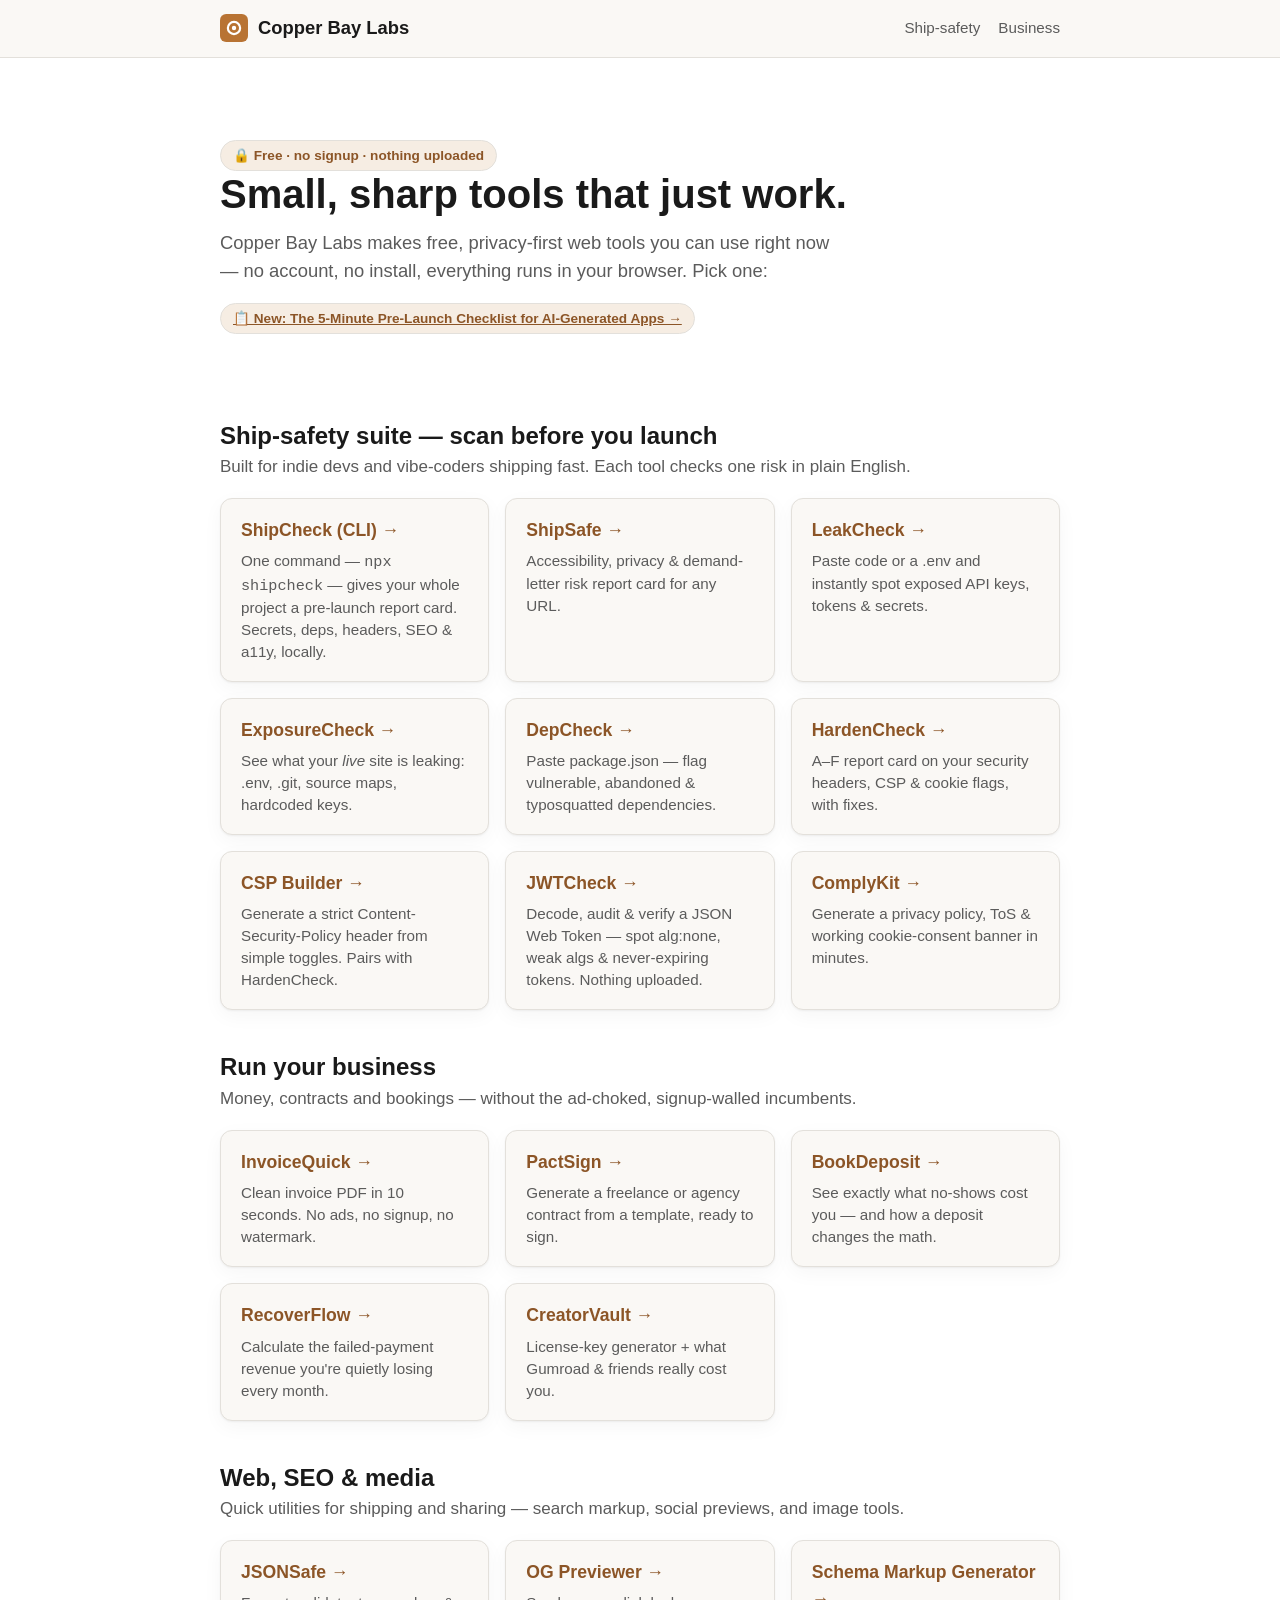
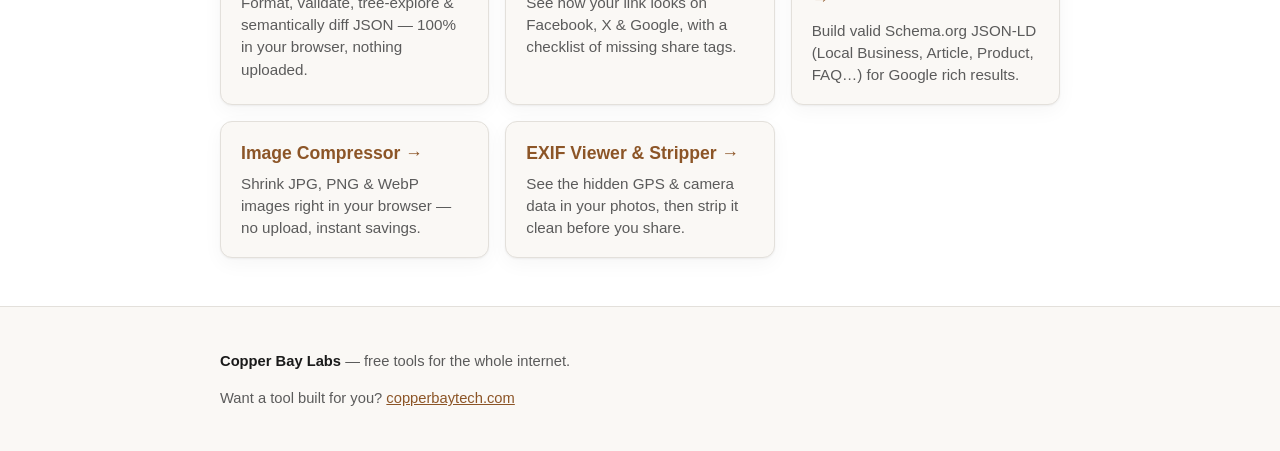
<file: index.html>
<!DOCTYPE html>
<html lang="en">
<head>
<meta charset="utf-8">
<meta name="viewport" content="width=device-width, initial-scale=1">
<title>Copper Bay Labs — free, no-signup tools that run in your browser</title>
<meta name="description" content="A growing family of free, privacy-first web tools — scan your site before launch, generate invoices and contracts, and more. No signup, nothing uploaded.">
<link rel="canonical" href="https://labs.copperbaytech.com/">
<meta property="og:type" content="website">
<meta property="og:title" content="Copper Bay Labs — free tools that run in your browser">
<meta property="og:description" content="Free, privacy-first web tools. No signup, nothing uploaded.">
<meta property="og:url" content="https://labs.copperbaytech.com/">
<link rel="icon" href="favicon.svg" type="image/svg+xml">
<link rel="stylesheet" href="styles.css">
<script type="application/ld+json">
{ "@context": "https://schema.org", "@type": "Organization", "name": "Copper Bay Labs",
  "url": "https://labs.copperbaytech.com/",
  "description": "A family of free, privacy-first, no-signup web tools." }
</script>
</head>
<body>
<a class="skip" href="#main">Skip to content</a>
<header class="site"><div class="wrap">
  <a class="brand" href="/"><img src="favicon.svg" alt=""> Copper Bay Labs</a>
  <nav class="site" aria-label="Primary"><a href="#suite">Ship-safety</a><a href="#business">Business</a></nav>
</div></header>

<main id="main" class="wrap">
  <section class="hero">
    <span class="badge">🔒 Free · no signup · nothing uploaded</span>
    <h1>Small, sharp tools that just work.</h1>
    <p class="lede">Copper Bay Labs makes free, privacy-first web tools you can use right now —
      no account, no install, everything runs in your browser. Pick one:</p>
    <p><a class="badge" href="/checklist/">📋 New: The 5-Minute Pre-Launch Checklist for AI-Generated Apps →</a></p>
  </section>

  <section id="suite" aria-labelledby="suite-h">
    <h2 id="suite-h">Ship-safety suite — scan before you launch</h2>
    <p class="muted">Built for indie devs and vibe-coders shipping fast. Each tool checks one risk in plain English.</p>
    <div class="grid">
      <a class="tool" href="https://labs.copperbaytech.com/shipcheck/"><h3>ShipCheck (CLI) →</h3><p>One command — <code>npx shipcheck</code> — gives your whole project a pre-launch report card. Secrets, deps, headers, SEO &amp; a11y, locally.</p></a>
      <a class="tool" href="https://labs.copperbaytech.com/shipsafe/"><h3>ShipSafe →</h3><p>Accessibility, privacy &amp; demand-letter risk report card for any URL.</p></a>
      <a class="tool" href="https://labs.copperbaytech.com/leakcheck/"><h3>LeakCheck →</h3><p>Paste code or a .env and instantly spot exposed API keys, tokens &amp; secrets.</p></a>
      <a class="tool" href="https://labs.copperbaytech.com/exposurecheck/"><h3>ExposureCheck →</h3><p>See what your <em>live</em> site is leaking: .env, .git, source maps, hardcoded keys.</p></a>
      <a class="tool" href="https://labs.copperbaytech.com/depcheck/"><h3>DepCheck →</h3><p>Paste package.json — flag vulnerable, abandoned &amp; typosquatted dependencies.</p></a>
      <a class="tool" href="https://labs.copperbaytech.com/hardencheck/"><h3>HardenCheck →</h3><p>A–F report card on your security headers, CSP &amp; cookie flags, with fixes.</p></a>
      <a class="tool" href="https://labs.copperbaytech.com/cspbuilder/"><h3>CSP Builder →</h3><p>Generate a strict Content-Security-Policy header from simple toggles. Pairs with HardenCheck.</p></a>
      <a class="tool" href="https://labs.copperbaytech.com/jwtcheck/"><h3>JWTCheck →</h3><p>Decode, audit &amp; verify a JSON Web Token — spot alg:none, weak algs &amp; never-expiring tokens. Nothing uploaded.</p></a>
      <a class="tool" href="https://labs.copperbaytech.com/complykit/"><h3>ComplyKit →</h3><p>Generate a privacy policy, ToS &amp; working cookie-consent banner in minutes.</p></a>
    </div>
  </section>

  <section id="business" aria-labelledby="biz-h">
    <h2 id="biz-h">Run your business</h2>
    <p class="muted">Money, contracts and bookings — without the ad-choked, signup-walled incumbents.</p>
    <div class="grid">
      <a class="tool" href="https://labs.copperbaytech.com/invoicequick/"><h3>InvoiceQuick →</h3><p>Clean invoice PDF in 10 seconds. No ads, no signup, no watermark.</p></a>
      <a class="tool" href="https://labs.copperbaytech.com/pactsign/"><h3>PactSign →</h3><p>Generate a freelance or agency contract from a template, ready to sign.</p></a>
      <a class="tool" href="https://labs.copperbaytech.com/bookdeposit/"><h3>BookDeposit →</h3><p>See exactly what no-shows cost you — and how a deposit changes the math.</p></a>
      <a class="tool" href="https://labs.copperbaytech.com/recoverflow/"><h3>RecoverFlow →</h3><p>Calculate the failed-payment revenue you're quietly losing every month.</p></a>
      <a class="tool" href="https://labs.copperbaytech.com/creatorvault/"><h3>CreatorVault →</h3><p>License-key generator + what Gumroad &amp; friends really cost you.</p></a>
    </div>
  </section>

  <section id="web" aria-labelledby="web-h">
    <h2 id="web-h">Web, SEO &amp; media</h2>
    <p class="muted">Quick utilities for shipping and sharing — search markup, social previews, and image tools.</p>
    <div class="grid">
      <a class="tool" href="https://labs.copperbaytech.com/jsonsafe/"><h3>JSONSafe →</h3><p>Format, validate, tree-explore &amp; semantically diff JSON — 100% in your browser, nothing uploaded.</p></a>
      <a class="tool" href="https://labs.copperbaytech.com/ogpreview/"><h3>OG Previewer →</h3><p>See how your link looks on Facebook, X &amp; Google, with a checklist of missing share tags.</p></a>
      <a class="tool" href="https://labs.copperbaytech.com/schemamaker/"><h3>Schema Markup Generator →</h3><p>Build valid Schema.org JSON-LD (Local Business, Article, Product, FAQ…) for Google rich results.</p></a>
      <a class="tool" href="https://labs.copperbaytech.com/imagecompressor/"><h3>Image Compressor →</h3><p>Shrink JPG, PNG &amp; WebP images right in your browser — no upload, instant savings.</p></a>
      <a class="tool" href="https://labs.copperbaytech.com/exifviewer/"><h3>EXIF Viewer &amp; Stripper →</h3><p>See the hidden GPS &amp; camera data in your photos, then strip it clean before you share.</p></a>
    </div>
  </section>
</main>

<footer class="site"><div class="wrap">
  <p><span class="label">Copper Bay Labs</span> — free tools for the whole internet.</p>
  <p>Want a tool built for you? <a href="https://copperbaytech.com" target="_blank" rel="noopener">copperbaytech.com</a></p>
</div></footer>
</body>
</html>
</file>
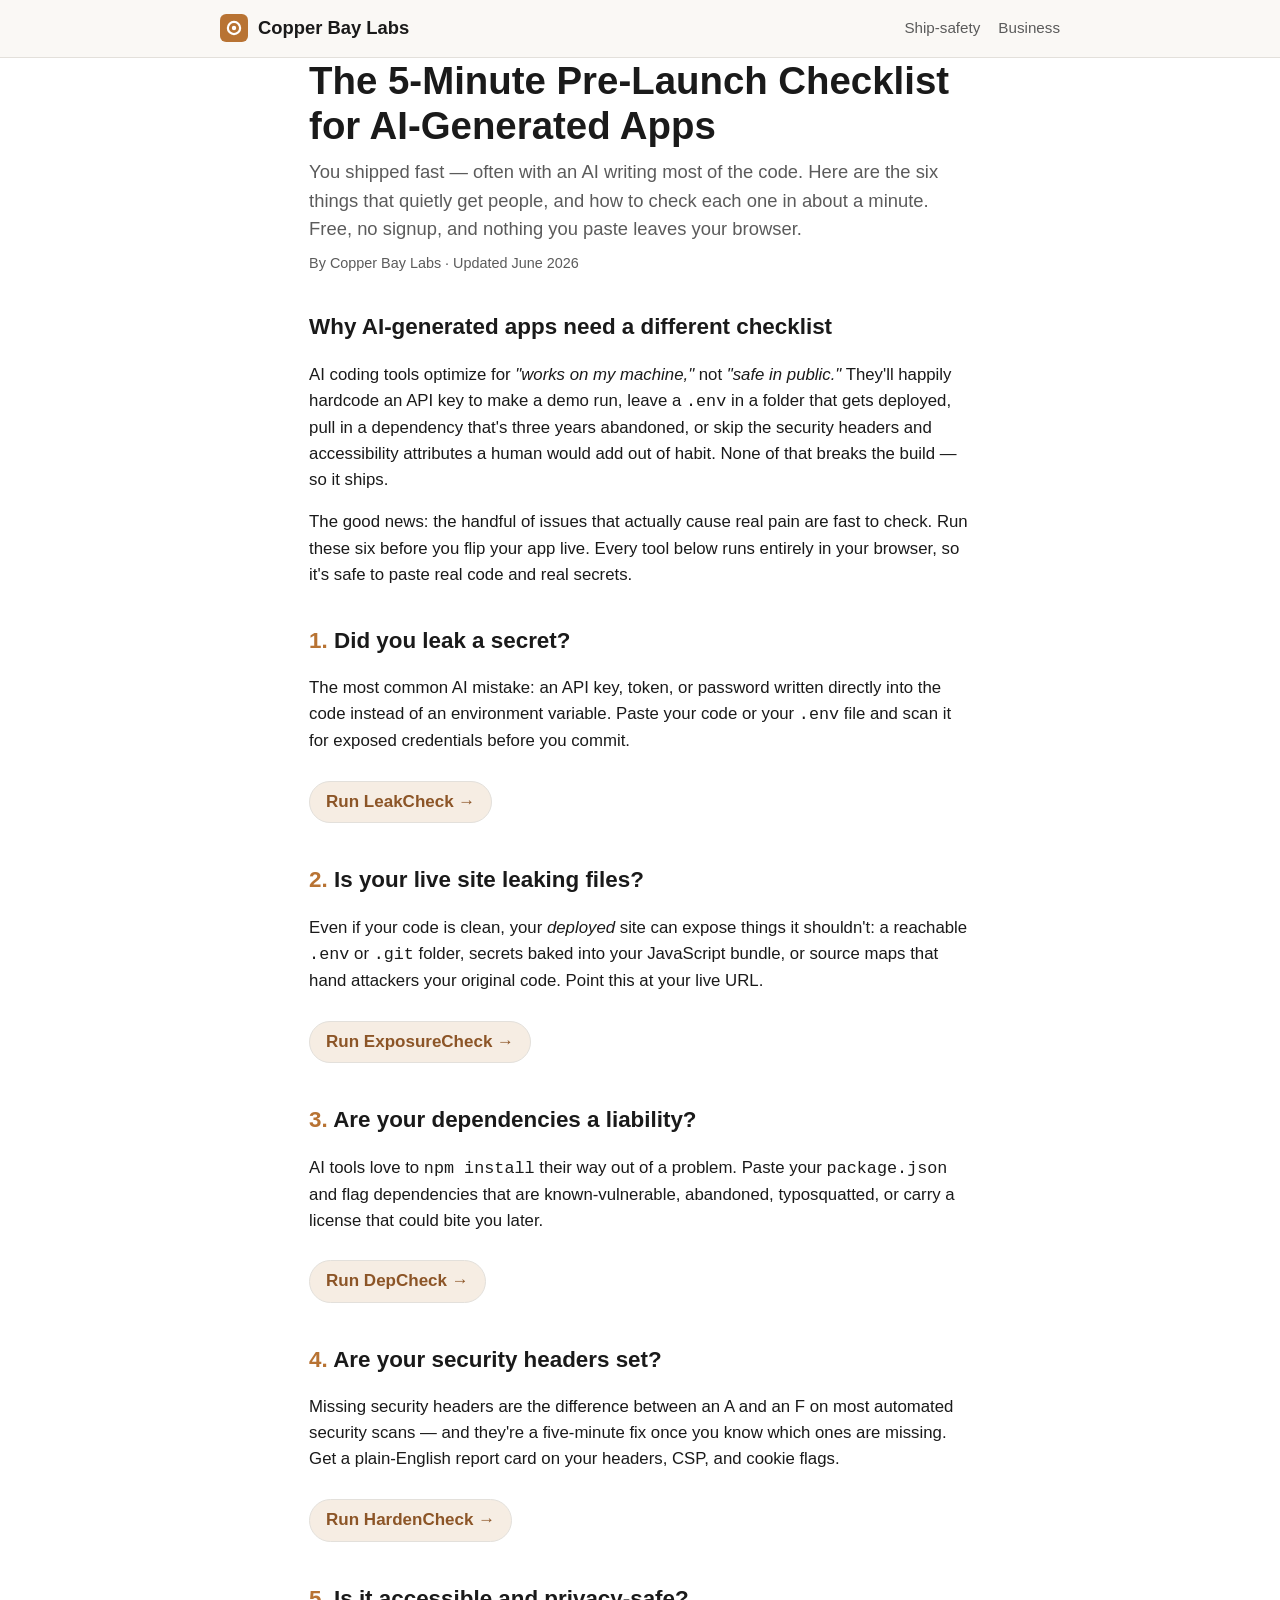
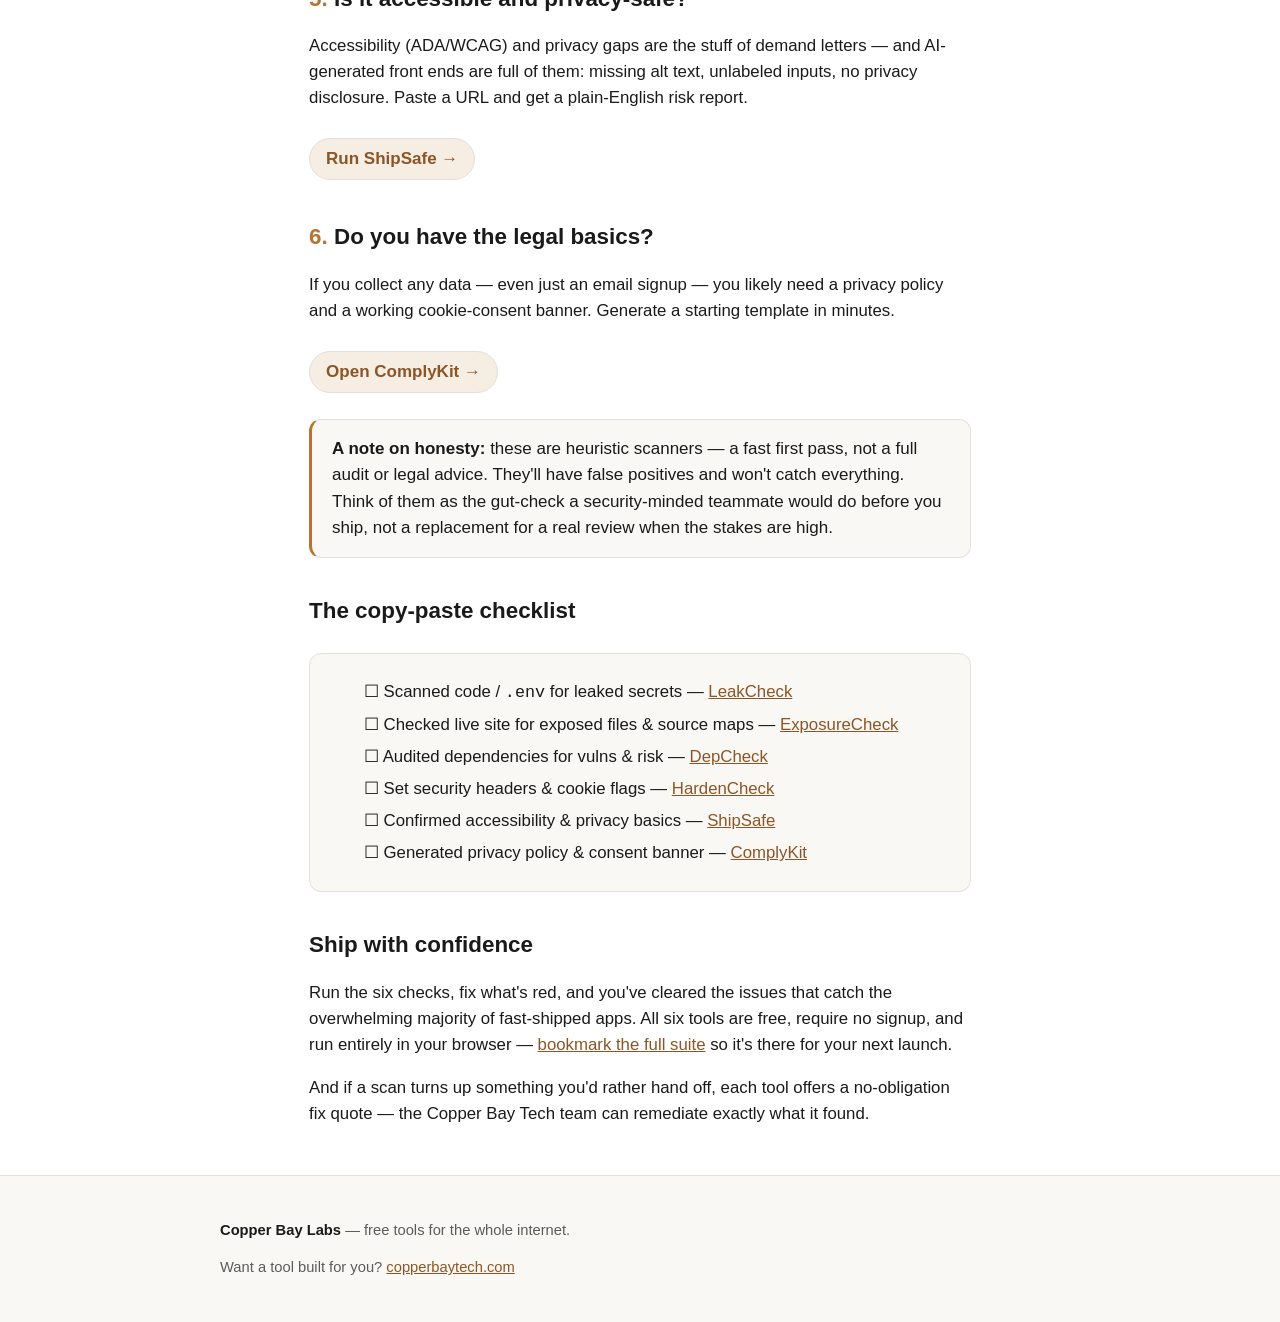
<file: checklist/index.html>
<!DOCTYPE html>
<html lang="en">
<head>
<meta charset="utf-8">
<meta name="viewport" content="width=device-width, initial-scale=1">
<title>The 5-Minute Pre-Launch Checklist for AI-Generated Apps | Copper Bay Labs</title>
<meta name="description" content="Shipping an AI-built app? Run these 6 free, in-browser checks first: leaked secrets, exposed files, vulnerable dependencies, weak security headers, accessibility, and privacy. No signup, nothing uploaded.">
<link rel="canonical" href="https://labs.copperbaytech.com/checklist/">
<meta property="og:type" content="article">
<meta property="og:title" content="The 5-Minute Pre-Launch Checklist for AI-Generated Apps">
<meta property="og:description" content="Six free, in-browser checks to run before you ship an AI-generated app — secrets, exposure, dependencies, headers, accessibility, privacy.">
<meta property="og:url" content="https://labs.copperbaytech.com/checklist/">
<meta name="twitter:card" content="summary">
<link rel="icon" href="../favicon.svg" type="image/svg+xml">
<link rel="stylesheet" href="../styles.css">
<style>
  .article { max-width: 70ch; margin: 0 auto; }
  .article h1 { font-size: clamp(1.7rem, 4vw, 2.4rem); line-height: 1.18; margin: 0 0 10px; }
  .article .dek { font-size: 1.15rem; color: var(--muted); margin: 0 0 8px; }
  .article .meta { color: var(--muted); font-size: .9rem; margin: 0 0 28px; }
  .article h2 { font-size: 1.4rem; margin: 36px 0 8px; }
  .article h2 .num { color: var(--copper); }
  .article p, .article li { font-size: 1.05rem; }
  .article ul, .article ol { padding-left: 1.2em; }
  .article li { margin: 6px 0; }
  .step-cta { display: inline-flex; align-items: center; gap: 8px; margin: 10px 0 4px;
    background: var(--copper-tint); color: var(--copper-dark); border: 1px solid var(--line);
    border-radius: 999px; padding: 7px 16px; font-weight: 600; text-decoration: none; }
  .step-cta:hover { border-color: var(--copper); }
  .callout { background: var(--surface); border: 1px solid var(--line); border-left: 3px solid var(--copper);
    border-radius: var(--radius); padding: 16px 20px; margin: 22px 0; }
  .checklist { background: var(--surface); border: 1px solid var(--line); border-radius: var(--radius);
    padding: 8px 24px; margin: 24px 0; }
  .checklist li { list-style: none; position: relative; padding-left: 6px; }
  .checklist ul { padding-left: 1.4em; }
</style>
<script type="application/ld+json">
{ "@context": "https://schema.org", "@type": "Article",
  "headline": "The 5-Minute Pre-Launch Checklist for AI-Generated Apps",
  "description": "Six free, in-browser checks to run before you ship an AI-generated app.",
  "author": { "@type": "Organization", "name": "Copper Bay Labs" },
  "publisher": { "@type": "Organization", "name": "Copper Bay Labs", "url": "https://labs.copperbaytech.com/" },
  "mainEntityOfPage": "https://labs.copperbaytech.com/checklist/" }
</script>
</head>
<body>
<a class="skip" href="#main">Skip to content</a>
<header class="site"><div class="wrap">
  <a class="brand" href="/"><img src="../favicon.svg" alt=""> Copper Bay Labs</a>
  <nav class="site" aria-label="Primary"><a href="/#suite">Ship-safety</a><a href="/#business">Business</a></nav>
</div></header>

<main id="main" class="wrap">
<article class="article">
  <h1>The 5-Minute Pre-Launch Checklist for AI-Generated Apps</h1>
  <p class="dek">You shipped fast — often with an AI writing most of the code. Here are the six things that quietly get people, and how to check each one in about a minute. Free, no signup, and nothing you paste leaves your browser.</p>
  <p class="meta">By Copper Bay Labs · Updated June 2026</p>

  <h2>Why AI-generated apps need a different checklist</h2>
  <p>AI coding tools optimize for <em>"works on my machine,"</em> not <em>"safe in public."</em> They'll happily hardcode an API key to make a demo run, leave a <code>.env</code> in a folder that gets deployed, pull in a dependency that's three years abandoned, or skip the security headers and accessibility attributes a human would add out of habit. None of that breaks the build — so it ships.</p>
  <p>The good news: the handful of issues that actually cause real pain are fast to check. Run these six before you flip your app live. Every tool below runs entirely in your browser, so it's safe to paste real code and real secrets.</p>

  <h2><span class="num">1.</span> Did you leak a secret?</h2>
  <p>The most common AI mistake: an API key, token, or password written directly into the code instead of an environment variable. Paste your code or your <code>.env</code> file and scan it for exposed credentials before you commit.</p>
  <a class="step-cta" href="https://labs.copperbaytech.com/leakcheck/">Run LeakCheck →</a>

  <h2><span class="num">2.</span> Is your live site leaking files?</h2>
  <p>Even if your code is clean, your <em>deployed</em> site can expose things it shouldn't: a reachable <code>.env</code> or <code>.git</code> folder, secrets baked into your JavaScript bundle, or source maps that hand attackers your original code. Point this at your live URL.</p>
  <a class="step-cta" href="https://labs.copperbaytech.com/exposurecheck/">Run ExposureCheck →</a>

  <h2><span class="num">3.</span> Are your dependencies a liability?</h2>
  <p>AI tools love to <code>npm install</code> their way out of a problem. Paste your <code>package.json</code> and flag dependencies that are known-vulnerable, abandoned, typosquatted, or carry a license that could bite you later.</p>
  <a class="step-cta" href="https://labs.copperbaytech.com/depcheck/">Run DepCheck →</a>

  <h2><span class="num">4.</span> Are your security headers set?</h2>
  <p>Missing security headers are the difference between an A and an F on most automated security scans — and they're a five-minute fix once you know which ones are missing. Get a plain-English report card on your headers, CSP, and cookie flags.</p>
  <a class="step-cta" href="https://labs.copperbaytech.com/hardencheck/">Run HardenCheck →</a>

  <h2><span class="num">5.</span> Is it accessible and privacy-safe?</h2>
  <p>Accessibility (ADA/WCAG) and privacy gaps are the stuff of demand letters — and AI-generated front ends are full of them: missing alt text, unlabeled inputs, no privacy disclosure. Paste a URL and get a plain-English risk report.</p>
  <a class="step-cta" href="https://labs.copperbaytech.com/shipsafe/">Run ShipSafe →</a>

  <h2><span class="num">6.</span> Do you have the legal basics?</h2>
  <p>If you collect any data — even just an email signup — you likely need a privacy policy and a working cookie-consent banner. Generate a starting template in minutes.</p>
  <a class="step-cta" href="https://labs.copperbaytech.com/complykit/">Open ComplyKit →</a>

  <div class="callout">
    <strong>A note on honesty:</strong> these are heuristic scanners — a fast first pass, not a full audit or legal advice. They'll have false positives and won't catch everything. Think of them as the gut-check a security-minded teammate would do before you ship, not a replacement for a real review when the stakes are high.
  </div>

  <h2>The copy-paste checklist</h2>
  <div class="checklist">
  <ul>
    <li>☐ Scanned code / <code>.env</code> for leaked secrets — <a href="https://labs.copperbaytech.com/leakcheck/">LeakCheck</a></li>
    <li>☐ Checked live site for exposed files &amp; source maps — <a href="https://labs.copperbaytech.com/exposurecheck/">ExposureCheck</a></li>
    <li>☐ Audited dependencies for vulns &amp; risk — <a href="https://labs.copperbaytech.com/depcheck/">DepCheck</a></li>
    <li>☐ Set security headers &amp; cookie flags — <a href="https://labs.copperbaytech.com/hardencheck/">HardenCheck</a></li>
    <li>☐ Confirmed accessibility &amp; privacy basics — <a href="https://labs.copperbaytech.com/shipsafe/">ShipSafe</a></li>
    <li>☐ Generated privacy policy &amp; consent banner — <a href="https://labs.copperbaytech.com/complykit/">ComplyKit</a></li>
  </ul>
  </div>

  <h2>Ship with confidence</h2>
  <p>Run the six checks, fix what's red, and you've cleared the issues that catch the overwhelming majority of fast-shipped apps. All six tools are free, require no signup, and run entirely in your browser — <a href="/">bookmark the full suite</a> so it's there for your next launch.</p>
  <p>And if a scan turns up something you'd rather hand off, each tool offers a no-obligation fix quote — the Copper Bay Tech team can remediate exactly what it found.</p>
</article>
</main>

<footer class="site"><div class="wrap">
  <p><span class="label">Copper Bay Labs</span> — free tools for the whole internet.</p>
  <p>Want a tool built for you? <a href="https://copperbaytech.com" target="_blank" rel="noopener">copperbaytech.com</a></p>
</div></footer>
</body>
</html>
</file>
<file: styles.css>
/* Copper Bay Labs — shared design system. Products fork this and add product-specific rules
   BELOW the marked line. Keep tokens in sync so the suite looks like one family.
   RULE: never reference an undefined var(--token) — it renders invisible but still builds green. */
:root {
  --copper: #b87333;          /* brand accent */
  --copper-dark: #8c5527;
  --copper-tint: #f6ede3;
  --ink: #1a1a1a;             /* primary text */
  --muted: #5b5b5b;           /* secondary text */
  --line: #e3e0db;            /* borders */
  --bg: #ffffff;
  --surface: #faf8f5;         /* cards / raised */
  --surface-2: #f2efe9;
  --ok: #2e7d4f; --warn: #b8860b; --bad: #b3331f;
  --radius: 12px;
  --maxw: 880px;
  --shadow: 0 1px 2px rgba(0,0,0,.05), 0 6px 20px rgba(0,0,0,.04);
  --font: -apple-system, BlinkMacSystemFont, "Segoe UI", Roboto, Helvetica, Arial, sans-serif;
  --mono: ui-monospace, SFMono-Regular, Menlo, Consolas, monospace;
}
@media (prefers-color-scheme: dark) {
  :root {
    --ink: #f2efe9; --muted: #b3aea6; --line: #34302b; --bg: #161412;
    --surface: #1f1c19; --surface-2: #262220; --copper-tint: #2a211a;
  }
}
* { box-sizing: border-box; }
html { -webkit-text-size-adjust: 100%; }
body { margin: 0; font-family: var(--font); color: var(--ink); background: var(--bg);
  line-height: 1.55; font-size: 17px; }
.wrap { max-width: var(--maxw); margin: 0 auto; padding: 0 20px; }
a { color: var(--copper-dark); }
a:hover { color: var(--copper); }
.skip { position: absolute; left: -9999px; }
.skip:focus { left: 8px; top: 8px; background: var(--ink); color: var(--bg); padding: 8px 12px;
  border-radius: 8px; z-index: 10; }

/* Header */
header.site { border-bottom: 1px solid var(--line); background: var(--surface); }
header.site .wrap { display: flex; align-items: center; justify-content: space-between;
  padding-top: 14px; padding-bottom: 14px; gap: 16px; }
.brand { display: flex; align-items: center; gap: 10px; font-weight: 700; color: var(--ink);
  text-decoration: none; font-size: 1.15rem; }
.brand img { width: 28px; height: 28px; }
nav.site a { margin-left: 18px; color: var(--muted); text-decoration: none; font-size: .95rem; }
nav.site a:hover { color: var(--copper); }

/* Hero */
.hero { padding: 44px 0 28px; }
.hero h1 { font-size: clamp(1.7rem, 4vw, 2.5rem); line-height: 1.15; margin: 0 0 12px; }
.hero p.lede { font-size: 1.15rem; color: var(--muted); margin: 0 0 8px; max-width: 60ch; }
.badge { display: inline-flex; align-items: center; gap: 6px; background: var(--copper-tint);
  color: var(--copper-dark); border: 1px solid var(--line); border-radius: 999px;
  padding: 4px 12px; font-size: .85rem; font-weight: 600; }

/* Cards / tool surface */
.card { background: var(--surface); border: 1px solid var(--line); border-radius: var(--radius);
  padding: 22px; box-shadow: var(--shadow); margin: 18px 0; }
label { display: block; font-weight: 600; margin: 14px 0 6px; font-size: .95rem; }
input, select, textarea { width: 100%; padding: 10px 12px; border: 1px solid var(--line);
  border-radius: 8px; background: var(--bg); color: var(--ink); font: inherit; }
input:focus, select:focus, textarea:focus { outline: 2px solid var(--copper); outline-offset: 1px; }
button, .btn { font: inherit; font-weight: 600; cursor: pointer; border-radius: 8px;
  padding: 11px 18px; border: 1px solid var(--copper-dark); background: var(--copper);
  color: #fff; }
button:hover, .btn:hover { background: var(--copper-dark); }
button.secondary { background: transparent; color: var(--copper-dark); }

/* Footer + cross-promo */
footer.site { border-top: 1px solid var(--line); background: var(--surface); margin-top: 48px;
  padding: 28px 0; color: var(--muted); font-size: .92rem; }
footer.site .promo { display: flex; flex-wrap: wrap; gap: 14px; margin: 8px 0 16px; }
footer.site .promo a { color: var(--copper-dark); text-decoration: none; font-weight: 600; }
footer.site .label { font-weight: 700; color: var(--ink); }

/* ===== hub-specific ===== */
.muted { color: var(--muted); margin-top: -4px; }
main section { margin: 38px 0; }
main h2 { font-size: 1.5rem; margin: 0 0 4px; }
.grid { display: grid; grid-template-columns: repeat(auto-fill, minmax(250px, 1fr)); gap: 16px; margin-top: 18px; }
.tool { display: block; text-decoration: none; color: inherit; background: var(--surface);
  border: 1px solid var(--line); border-radius: var(--radius); padding: 18px 20px;
  box-shadow: var(--shadow); transition: transform .08s ease, border-color .08s ease; }
.tool:hover { transform: translateY(-2px); border-color: var(--copper); }
.tool h3 { margin: 0 0 6px; color: var(--copper-dark); font-size: 1.1rem; }
.tool p { margin: 0; color: var(--muted); font-size: .95rem; line-height: 1.45; }
</file>
